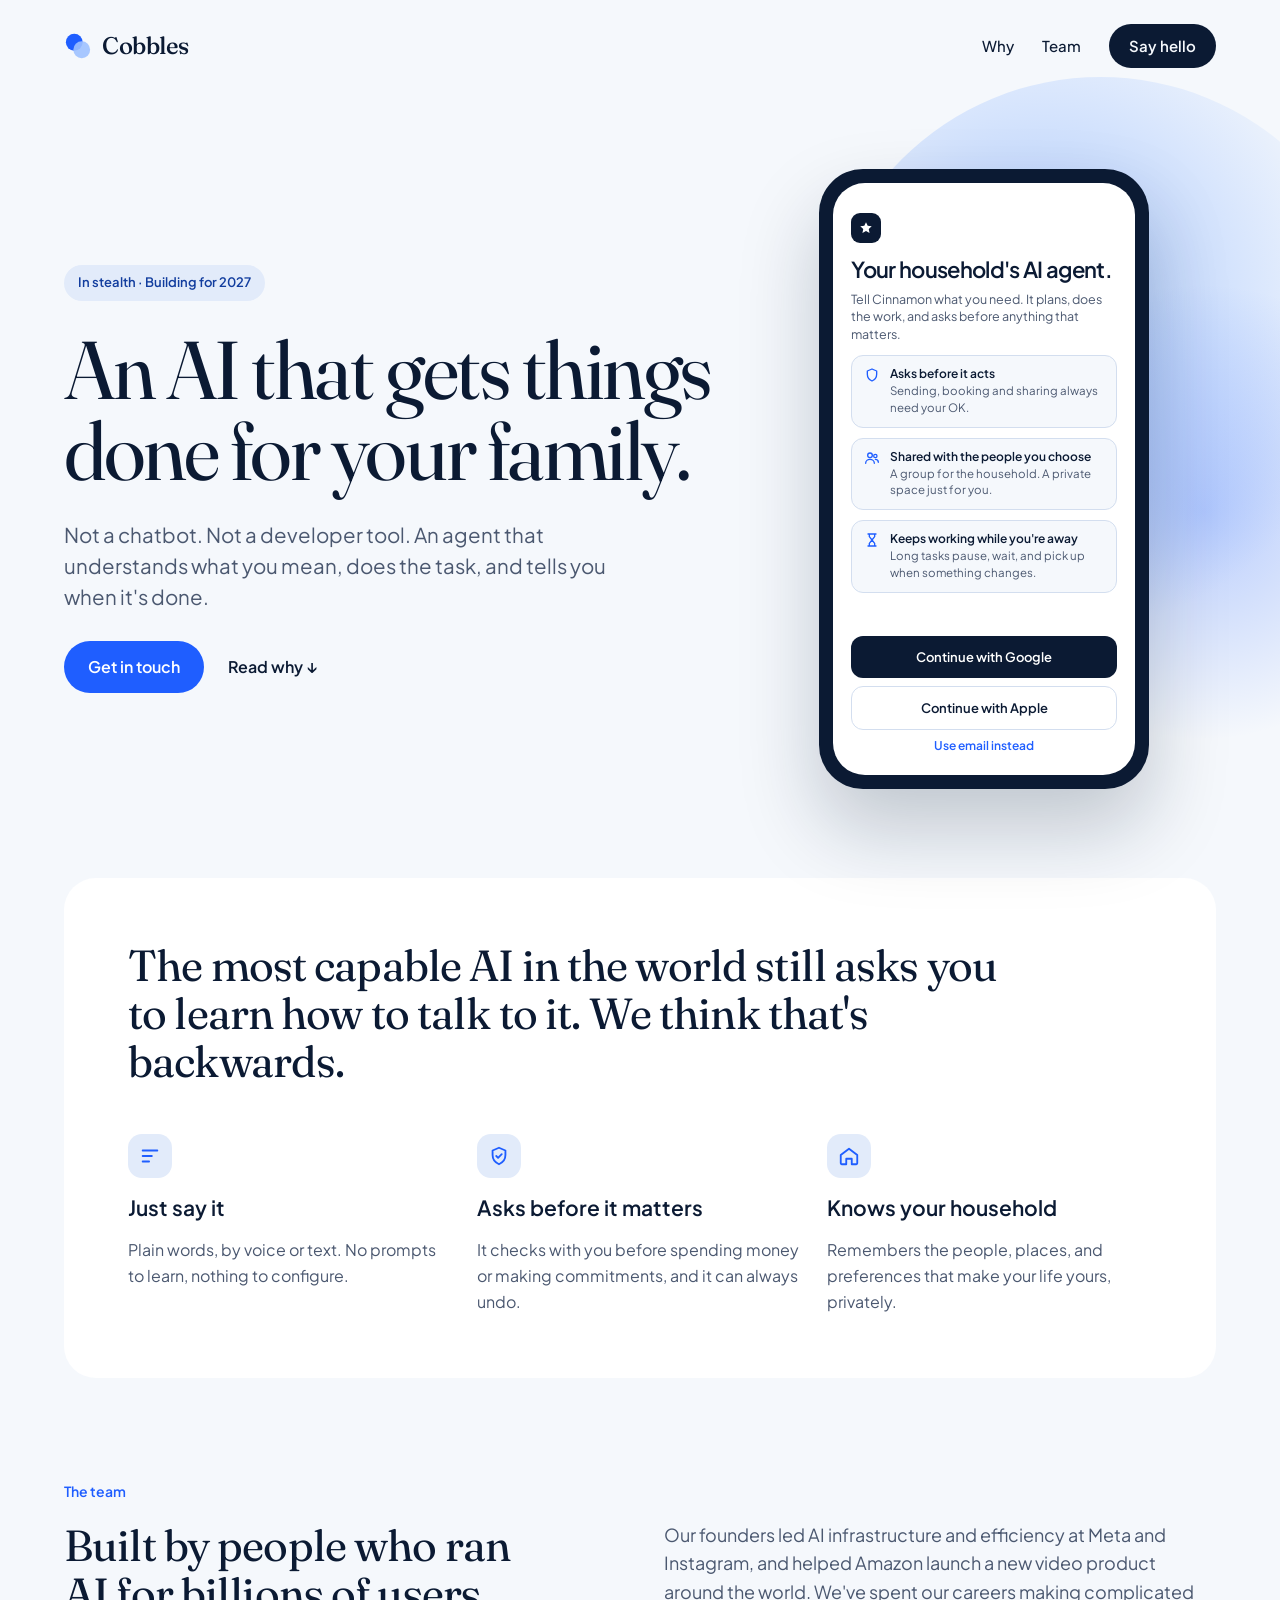
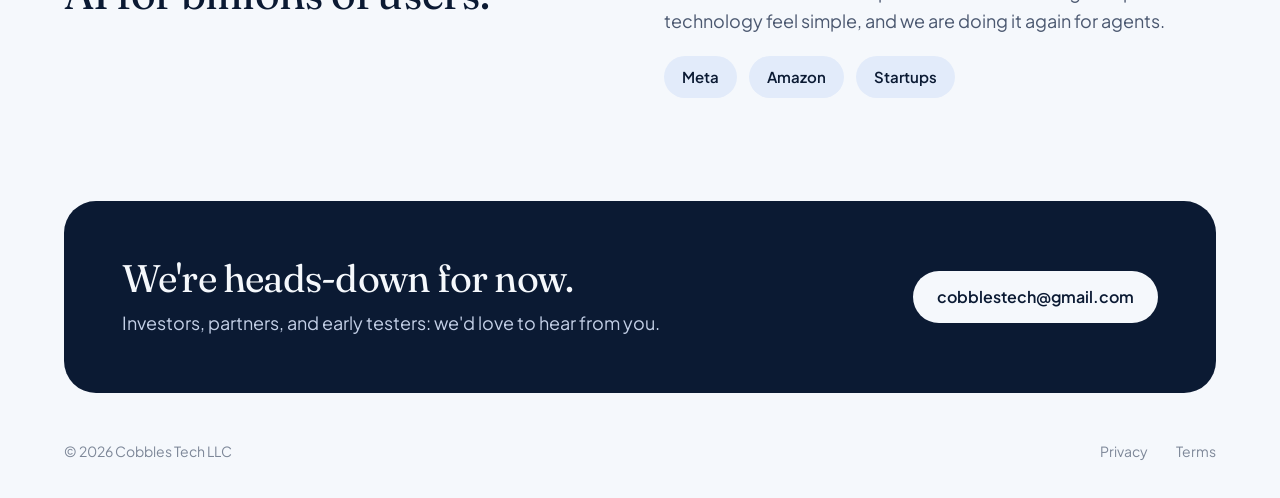
<file: index.html>
<!doctype html>
<html lang="en">
<head>
<meta charset="utf-8">
<meta name="viewport" content="width=device-width, initial-scale=1">
<title>Cobbles Tech — Agentic AI for your household</title>
<meta name="description" content="Cobbles Tech is building an AI agent that gets things done for your family. Not a chatbot, not a developer tool. Founded by leaders from Meta, Instagram, and Amazon.">
<link rel="canonical" href="https://cobblestech.com/">
<meta name="theme-color" content="#f5f8fc">

<meta property="og:type" content="website">
<meta property="og:url" content="https://cobblestech.com/">
<meta property="og:site_name" content="Cobbles Tech">
<meta property="og:title" content="Cobbles Tech — Agentic AI for your household">
<meta property="og:description" content="An AI agent that understands what you mean, does the task, and tells you when it's done. Built by people who ran AI for billions of users.">
<meta property="og:image" content="https://cobblestech.com/og.png">
<meta name="twitter:card" content="summary_large_image">
<meta name="twitter:title" content="Cobbles Tech — Agentic AI for your household">
<meta name="twitter:description" content="An AI agent that understands what you mean, does the task, and tells you when it's done.">
<meta name="twitter:image" content="https://cobblestech.com/og.png">

<link rel="icon" href="data:image/svg+xml,%3Csvg xmlns='http://www.w3.org/2000/svg' viewBox='0 0 30 30'%3E%3Ccircle cx='11' cy='11' r='9' fill='%231f5eff'/%3E%3Ccircle cx='19' cy='19' r='9' fill='%239ec1ff' fill-opacity='.9'/%3E%3C/svg%3E">

<link rel="preconnect" href="https://fonts.googleapis.com">
<link rel="preconnect" href="https://fonts.gstatic.com" crossorigin>
<link href="https://fonts.googleapis.com/css2?family=Fraunces:opsz,wght@9..144,400;9..144,500&family=Plus+Jakarta+Sans:wght@400;500;600&display=swap" rel="stylesheet">

<script type="application/ld+json">
{
  "@context": "https://schema.org",
  "@type": "Organization",
  "name": "Cobbles Tech LLC",
  "url": "https://cobblestech.com/",
  "email": "cobblestech@gmail.com",
  "address": { "@type": "PostalAddress", "addressRegion": "CT", "addressCountry": "US" },
  "description": "Cobbles Tech is building agentic AI for non-technical consumers."
}
</script>

<style>
  :root {
    --bg: #f5f8fc;
    --ink: #0b1a33;
    --accent: #1f5eff;
    --accent-ink: #123d9e;
    --tint: #e2ebfa;
    --sub: #4b5870;
    --foot: #7d8798;
    --border: #d3deef;
    --cta-sub: #c3cfe6;
    --card: #ffffff;
    --serif: 'Fraunces', Georgia, 'Times New Roman', serif;
    --sans: 'Plus Jakarta Sans', system-ui, -apple-system, 'Segoe UI', sans-serif;
    --gutter: clamp(20px, 5vw, 72px);
  }
  * { box-sizing: border-box; }
  html { scroll-behavior: smooth; -webkit-text-size-adjust: 100%; }
  body {
    margin: 0;
    background: var(--bg);
    color: var(--ink);
    font-family: var(--sans);
    font-size: 16px;
    line-height: 1.5;
    -webkit-font-smoothing: antialiased;
    overflow-x: hidden;
  }
  a { color: inherit; text-decoration: none; }
  a:hover { color: var(--accent); }
  h1, h2, h3, p { margin: 0; }
  .serif { font-family: var(--serif); font-weight: 400; letter-spacing: -0.02em; }

  .page { position: relative; overflow: hidden; }

  /* backdrop */
  .blob { position: absolute; border-radius: 50%; pointer-events: none; }
  .blob-1 { right: -8vw; top: 6vw; width: 44vw; height: 44vw; max-width: 620px; max-height: 620px; background: radial-gradient(circle at 40% 40%, rgba(158,193,255,0.85) 0%, rgba(158,193,255,0) 70%); }
  .blob-2 { right: -12vw; top: 22vw; width: 36vw; height: 36vw; max-width: 520px; max-height: 520px; background: radial-gradient(circle at 50% 50%, rgba(31,94,255,0.28) 0%, rgba(31,94,255,0) 70%); }

  .wrap { width: 100%; max-width: 1440px; margin: 0 auto; padding-left: var(--gutter); padding-right: var(--gutter); position: relative; }

  /* nav */
  .nav { display: flex; align-items: center; justify-content: space-between; padding-top: 24px; padding-bottom: 24px; }
  .brand { display: inline-flex; align-items: center; gap: 10px; font-family: var(--serif); font-size: 24px; font-weight: 500; letter-spacing: -0.02em; }
  .brand svg { width: 28px; height: 28px; }
  .nav-links { display: flex; align-items: center; gap: 28px; font-size: 15px; font-weight: 500; }
  .btn { display: inline-flex; align-items: center; justify-content: center; gap: 10px; padding: 14px 24px; border-radius: 999px; font-weight: 600; font-size: 16px; min-height: 48px; transition: transform .15s ease, background .15s ease, color .15s ease; }
  .btn:hover { transform: translateY(-1px); }
  .btn-ink { background: var(--ink); color: var(--bg); }
  .btn-ink:hover { background: #142a52; color: #fff; }
  .btn-accent { background: var(--accent); color: #fff; }
  .btn-accent:hover { background: #164ee0; color: #fff; }
  .btn-light { background: var(--bg); color: var(--ink); }
  .btn-light:hover { background: #fff; color: var(--ink); }
  .btn-sm { padding: 10px 20px; font-size: 15px; min-height: 44px; }
  .btn-text { display: inline-flex; align-items: center; padding: 14px 8px; font-weight: 600; min-height: 48px; }

  /* hero */
  .hero { display: grid; grid-template-columns: minmax(0, 7fr) minmax(0, 5fr); gap: 40px; align-items: center; padding-top: clamp(40px, 6vw, 88px); padding-bottom: clamp(56px, 7vw, 96px); }
  .hero-copy { display: flex; flex-direction: column; gap: 28px; }
  .badge { display: inline-flex; align-self: flex-start; align-items: center; gap: 8px; padding: 8px 14px; border-radius: 999px; background: var(--tint); font-size: 13px; font-weight: 600; color: var(--accent-ink); }
  .hero h1 { font-size: clamp(44px, 6.4vw, 92px); line-height: 1.0; letter-spacing: -0.03em; }
  .hero .lede { font-size: clamp(18px, 1.6vw, 22px); line-height: 1.5; color: var(--sub); max-width: 560px; }
  .hero-actions { display: flex; align-items: center; gap: 16px; flex-wrap: wrap; }

  /* phone */
  .phone-wrap { display: flex; justify-content: center; }
  .phone { width: 330px; max-width: 100%; min-height: 620px; border-radius: 44px; background: var(--ink); padding: 14px; box-shadow: 0 40px 80px rgba(11,26,51,0.22); }
  .screen { width: 100%; min-height: 592px; border-radius: 32px; background: var(--card); padding: 30px 18px 20px; display: flex; flex-direction: column; gap: 10px; font-size: 12px; line-height: 1.4; overflow: hidden; }
  .app-icon { display: inline-flex; width: 30px; height: 30px; border-radius: 9px; background: var(--ink); align-items: center; justify-content: center; margin-bottom: 4px; }
  .screen .title { font-size: 22px; font-weight: 600; letter-spacing: -0.03em; line-height: 1.1; }
  .screen .sub { font-size: 12.5px; color: var(--sub); margin-bottom: 2px; }
  .feat { display: flex; gap: 10px; padding: 10px 12px; border-radius: 12px; background: var(--bg); border: 1px solid var(--border); }
  .feat svg { flex-shrink: 0; margin-top: 1px; }
  .feat b { display: block; font-weight: 600; }
  .feat span { color: var(--sub); font-size: 11.5px; }
  .screen-actions { margin-top: auto; padding-top: 8px; display: flex; flex-direction: column; gap: 8px; align-items: center; }
  .screen-btn { width: 100%; padding: 12px; border-radius: 12px; font-weight: 600; text-align: center; font-size: 13px; }
  .screen-btn.dark { background: var(--ink); color: #fff; }
  .screen-btn.light { background: #fff; border: 1px solid var(--border); }
  .screen-link { color: var(--accent); font-weight: 600; font-size: 12px; }

  /* why */
  .why { margin-left: var(--gutter); margin-right: var(--gutter); max-width: calc(1440px - 2 * var(--gutter)); padding: clamp(40px, 5vw, 80px) clamp(24px, 5vw, 72px); border-radius: 32px; background: var(--card); display: grid; grid-template-columns: repeat(3, minmax(0, 1fr)); gap: 48px 24px; }
  @media (min-width: 1440px) { .why { margin-left: auto; margin-right: auto; } }
  .why h2 { grid-column: 1 / -1; font-size: clamp(30px, 3.4vw, 48px); line-height: 1.1; max-width: 900px; }
  .pillar { display: flex; flex-direction: column; gap: 14px; }
  .icon { display: inline-flex; width: 44px; height: 44px; border-radius: 14px; background: var(--tint); align-items: center; justify-content: center; }
  .pillar h3 { font-size: 21px; font-weight: 600; }
  .pillar p { font-size: 16px; line-height: 1.6; color: var(--sub); }

  /* team */
  .team { display: grid; grid-template-columns: minmax(0, 5fr) minmax(0, 1fr) minmax(0, 6fr); gap: 24px; padding-top: clamp(72px, 8vw, 120px); }
  .team-head { display: flex; flex-direction: column; gap: 20px; }
  .eyebrow { font-size: 14px; font-weight: 600; color: var(--accent); }
  .team h2 { font-size: clamp(30px, 3.4vw, 48px); line-height: 1.1; }
  .team-body { grid-column: 3; display: flex; flex-direction: column; gap: 20px; padding-top: 40px; }
  .team-body p { font-size: 18px; line-height: 1.6; color: var(--sub); }
  .pills { display: flex; gap: 12px; flex-wrap: wrap; }
  .pill { padding: 10px 18px; border-radius: 999px; background: var(--tint); font-size: 15px; font-weight: 600; }

  /* cta */
  .cta { margin: clamp(72px, 8vw, 120px) var(--gutter) 0; max-width: calc(1440px - 2 * var(--gutter)); padding: clamp(36px, 4.5vw, 64px); border-radius: 32px; background: var(--ink); color: var(--bg); display: flex; align-items: center; justify-content: space-between; gap: 32px; flex-wrap: wrap; }
  @media (min-width: 1440px) { .cta { margin-left: auto; margin-right: auto; } }
  .cta h2 { font-size: clamp(30px, 3vw, 42px); line-height: 1.05; }
  .cta p { font-size: 18px; color: var(--cta-sub); margin-top: 10px; }

  /* footer */
  .footer { display: flex; align-items: center; justify-content: space-between; gap: 16px; flex-wrap: wrap; padding-top: 48px; padding-bottom: 36px; font-size: 14px; color: var(--foot); }
  .footer-links { display: flex; gap: 28px; }

  /* responsive */
  @media (max-width: 960px) {
    .hero { grid-template-columns: 1fr; gap: 48px; }
    .why { grid-template-columns: 1fr; gap: 36px; }
    .team { grid-template-columns: 1fr; }
    .team-body { grid-column: 1; padding-top: 0; }
  }
  @media (max-width: 640px) {
    .nav-links a:not(.btn) { display: none; }
    .hero h1 { font-size: clamp(40px, 12vw, 56px); }
    .phone { width: 300px; }
    .cta { text-align: left; }
    .cta .btn { width: 100%; }
    .hero-actions .btn { width: 100%; }
    .footer { flex-direction: column; align-items: flex-start; }
  }
  @media (prefers-reduced-motion: reduce) { html { scroll-behavior: auto; } .btn { transition: none; } }
</style>
</head>
<body>
<div class="page">
  <div class="blob blob-1" aria-hidden="true"></div>
  <div class="blob blob-2" aria-hidden="true"></div>

  <header class="wrap">
    <nav class="nav" aria-label="Primary">
      <a href="#top" class="brand">
        <svg viewBox="0 0 30 30" fill="none" aria-hidden="true"><circle cx="11" cy="11" r="9" fill="#1f5eff"/><circle cx="19" cy="19" r="9" fill="#9ec1ff" fill-opacity="0.9"/></svg>
        Cobbles
      </a>
      <div class="nav-links">
        <a href="#why">Why</a>
        <a href="#team">Team</a>
        <a href="mailto:cobblestech@gmail.com" class="btn btn-ink btn-sm">Say hello</a>
      </div>
    </nav>
  </header>

  <main id="top">
    <section class="wrap hero">
      <div class="hero-copy">
        <span class="badge">In stealth · Building for 2027</span>
        <h1 class="serif">An AI that gets things done for your family.</h1>
        <p class="lede">Not a chatbot. Not a developer tool. An agent that understands what you mean, does the task, and tells you when it's done.</p>
        <div class="hero-actions">
          <a href="mailto:cobblestech@gmail.com" class="btn btn-accent">Get in touch</a>
          <a href="#why" class="btn-text">Read why ↓</a>
        </div>
      </div>

      <div class="phone-wrap" aria-label="Preview of the app's welcome screen">
        <div class="phone">
          <div class="screen">
            <span class="app-icon" aria-hidden="true"><svg width="14" height="14" viewBox="0 0 24 24" fill="#ffffff"><path d="M12 2l2.9 6.3 6.9.8-5.1 4.7 1.4 6.8L12 17.3 5.9 20.6l1.4-6.8L2.2 9.1l6.9-.8z"/></svg></span>
            <span class="title">Your household's AI agent.</span>
            <span class="sub">Tell Cinnamon what you need. It plans, does the work, and asks before anything that matters.</span>
            <div class="feat">
              <svg width="16" height="16" viewBox="0 0 24 24" fill="none" stroke="#1f5eff" stroke-width="2" stroke-linecap="round" stroke-linejoin="round" aria-hidden="true"><path d="M12 3l7 3v5c0 5-3.5 8.5-7 10-3.5-1.5-7-5-7-10V6l7-3z"/></svg>
              <div><b>Asks before it acts</b><span>Sending, booking and sharing always need your OK.</span></div>
            </div>
            <div class="feat">
              <svg width="16" height="16" viewBox="0 0 24 24" fill="none" stroke="#1f5eff" stroke-width="2" stroke-linecap="round" stroke-linejoin="round" aria-hidden="true"><circle cx="9" cy="8" r="3.5"/><path d="M2.5 20c0-3.5 3-6 6.5-6s6.5 2.5 6.5 6"/><circle cx="17" cy="9" r="2.5"/><path d="M17 14c2.8 0 4.5 2 4.5 4.5"/></svg>
              <div><b>Shared with the people you choose</b><span>A group for the household. A private space just for you.</span></div>
            </div>
            <div class="feat">
              <svg width="16" height="16" viewBox="0 0 24 24" fill="none" stroke="#1f5eff" stroke-width="2" stroke-linecap="round" stroke-linejoin="round" aria-hidden="true"><path d="M6 3h12M6 21h12M8 3v4l4 5-4 5v4M16 3v4l-4 5 4 5v4"/></svg>
              <div><b>Keeps working while you're away</b><span>Long tasks pause, wait, and pick up when something changes.</span></div>
            </div>
            <div class="screen-actions" aria-hidden="true">
              <span class="screen-btn dark">Continue with Google</span>
              <span class="screen-btn light">Continue with Apple</span>
              <span class="screen-link">Use email instead</span>
            </div>
          </div>
        </div>
      </div>
    </section>

    <section id="why" class="why">
      <h2 class="serif">The most capable AI in the world still asks you to learn how to talk to it. We think that's backwards.</h2>
      <div class="pillar">
        <span class="icon" aria-hidden="true"><svg width="22" height="22" viewBox="0 0 24 24" fill="none" stroke="#1f5eff" stroke-width="2" stroke-linecap="round" stroke-linejoin="round"><path d="M4 6h16M4 12h10M4 18h7"/></svg></span>
        <h3>Just say it</h3>
        <p>Plain words, by voice or text. No prompts to learn, nothing to configure.</p>
      </div>
      <div class="pillar">
        <span class="icon" aria-hidden="true"><svg width="22" height="22" viewBox="0 0 24 24" fill="none" stroke="#1f5eff" stroke-width="2" stroke-linecap="round" stroke-linejoin="round"><path d="M12 3l7 3v5c0 5-3.5 8.5-7 10-3.5-1.5-7-5-7-10V6l7-3z"/><path d="M9 12l2 2 4-4"/></svg></span>
        <h3>Asks before it matters</h3>
        <p>It checks with you before spending money or making commitments, and it can always undo.</p>
      </div>
      <div class="pillar">
        <span class="icon" aria-hidden="true"><svg width="22" height="22" viewBox="0 0 24 24" fill="none" stroke="#1f5eff" stroke-width="2" stroke-linecap="round" stroke-linejoin="round"><path d="M3 11l9-7 9 7v9a1 1 0 0 1-1 1h-5v-6H9v6H4a1 1 0 0 1-1-1z"/></svg></span>
        <h3>Knows your household</h3>
        <p>Remembers the people, places, and preferences that make your life yours, privately.</p>
      </div>
    </section>

    <section id="team" class="wrap team">
      <div class="team-head">
        <span class="eyebrow">The team</span>
        <h2 class="serif">Built by people who ran AI for billions of users.</h2>
      </div>
      <div class="team-body">
        <p>Our founders led AI infrastructure and efficiency at Meta and Instagram, and helped Amazon launch a new video product around the world. We've spent our careers making complicated technology feel simple, and we are doing it again for agents.</p>
        <div class="pills">
          <span class="pill">Meta</span>
          <span class="pill">Amazon</span>
          <span class="pill">Startups</span>
        </div>
      </div>
    </section>

    <section class="cta" id="contact">
      <div>
        <h2 class="serif">We're heads-down for now.</h2>
        <p>Investors, partners, and early testers: we'd love to hear from you.</p>
      </div>
      <a href="mailto:cobblestech@gmail.com" class="btn btn-light">cobblestech@gmail.com</a>
    </section>
  </main>

  <footer class="wrap footer">
    <span>© 2026 Cobbles Tech LLC</span>
    <div class="footer-links">
      <a href="/privacy">Privacy</a>
      <a href="/terms">Terms</a>
    </div>
  </footer>
</div>
</body>
</html>
</file>
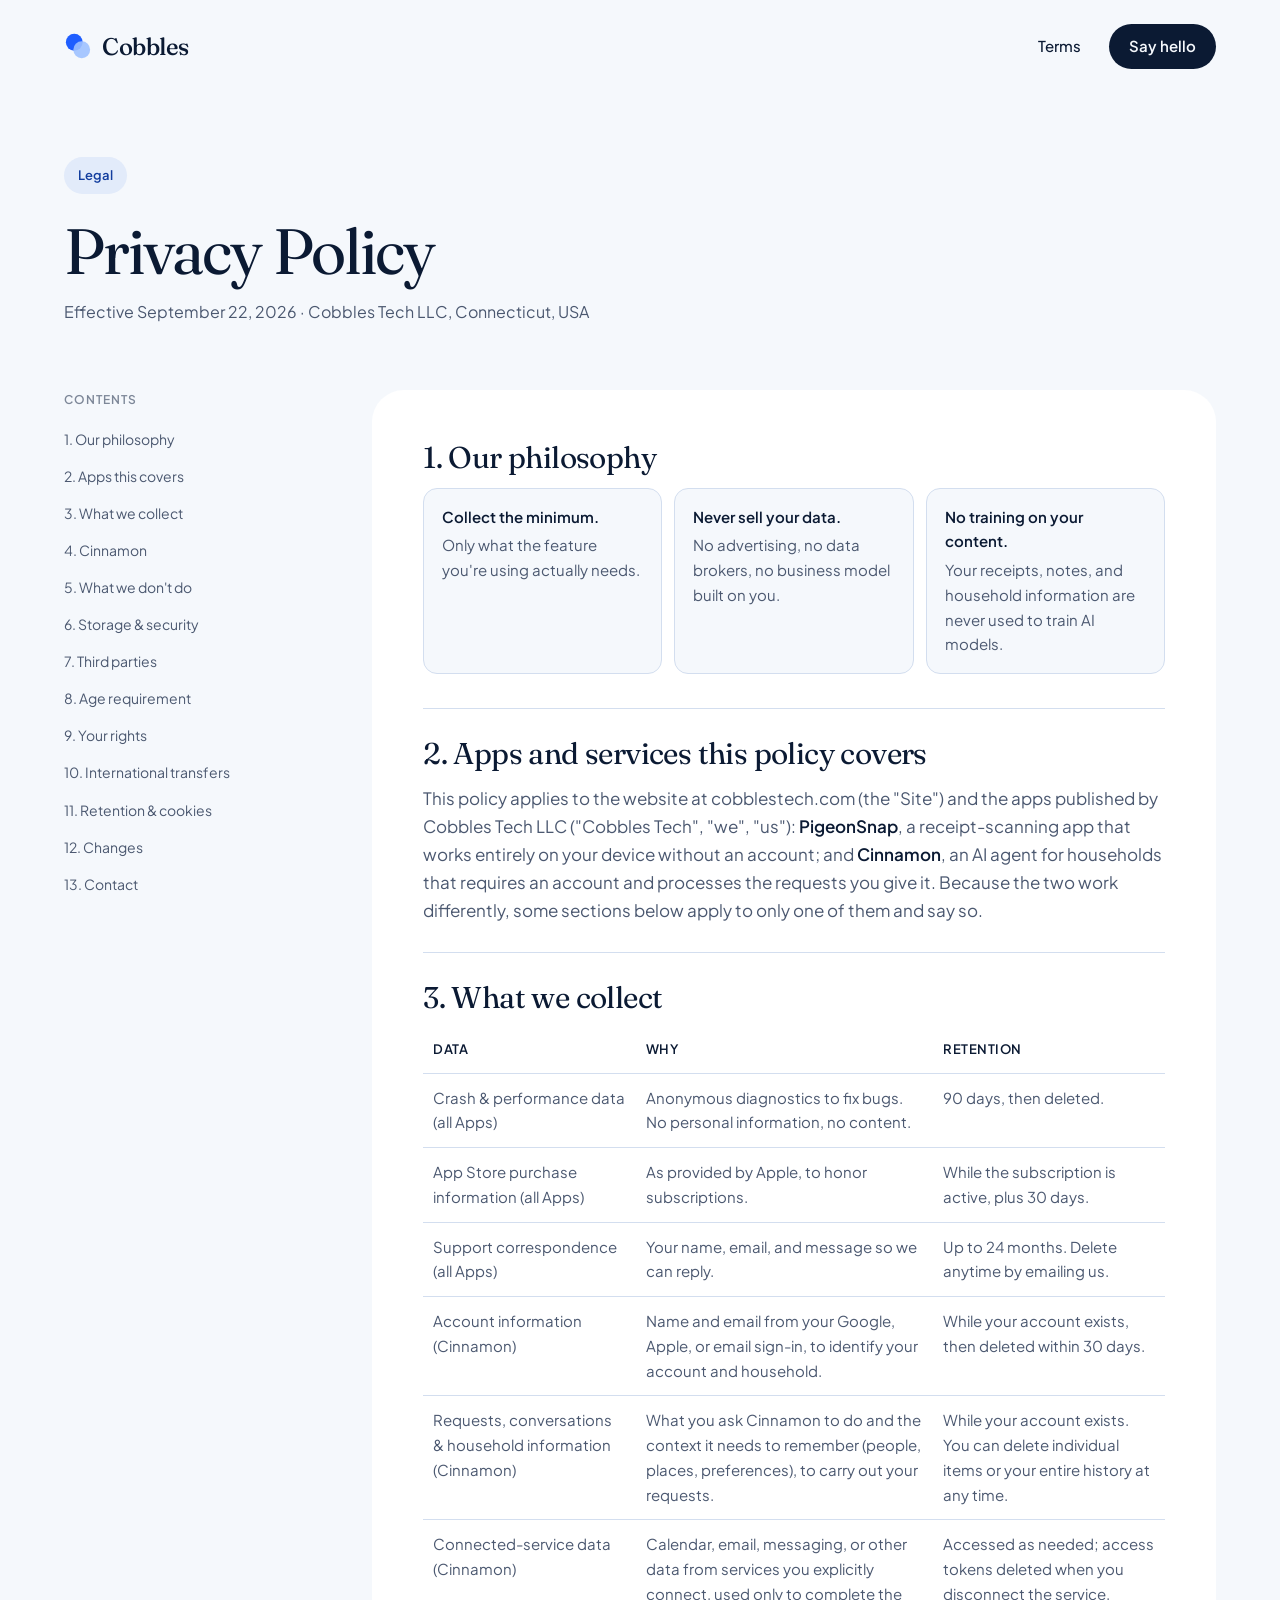
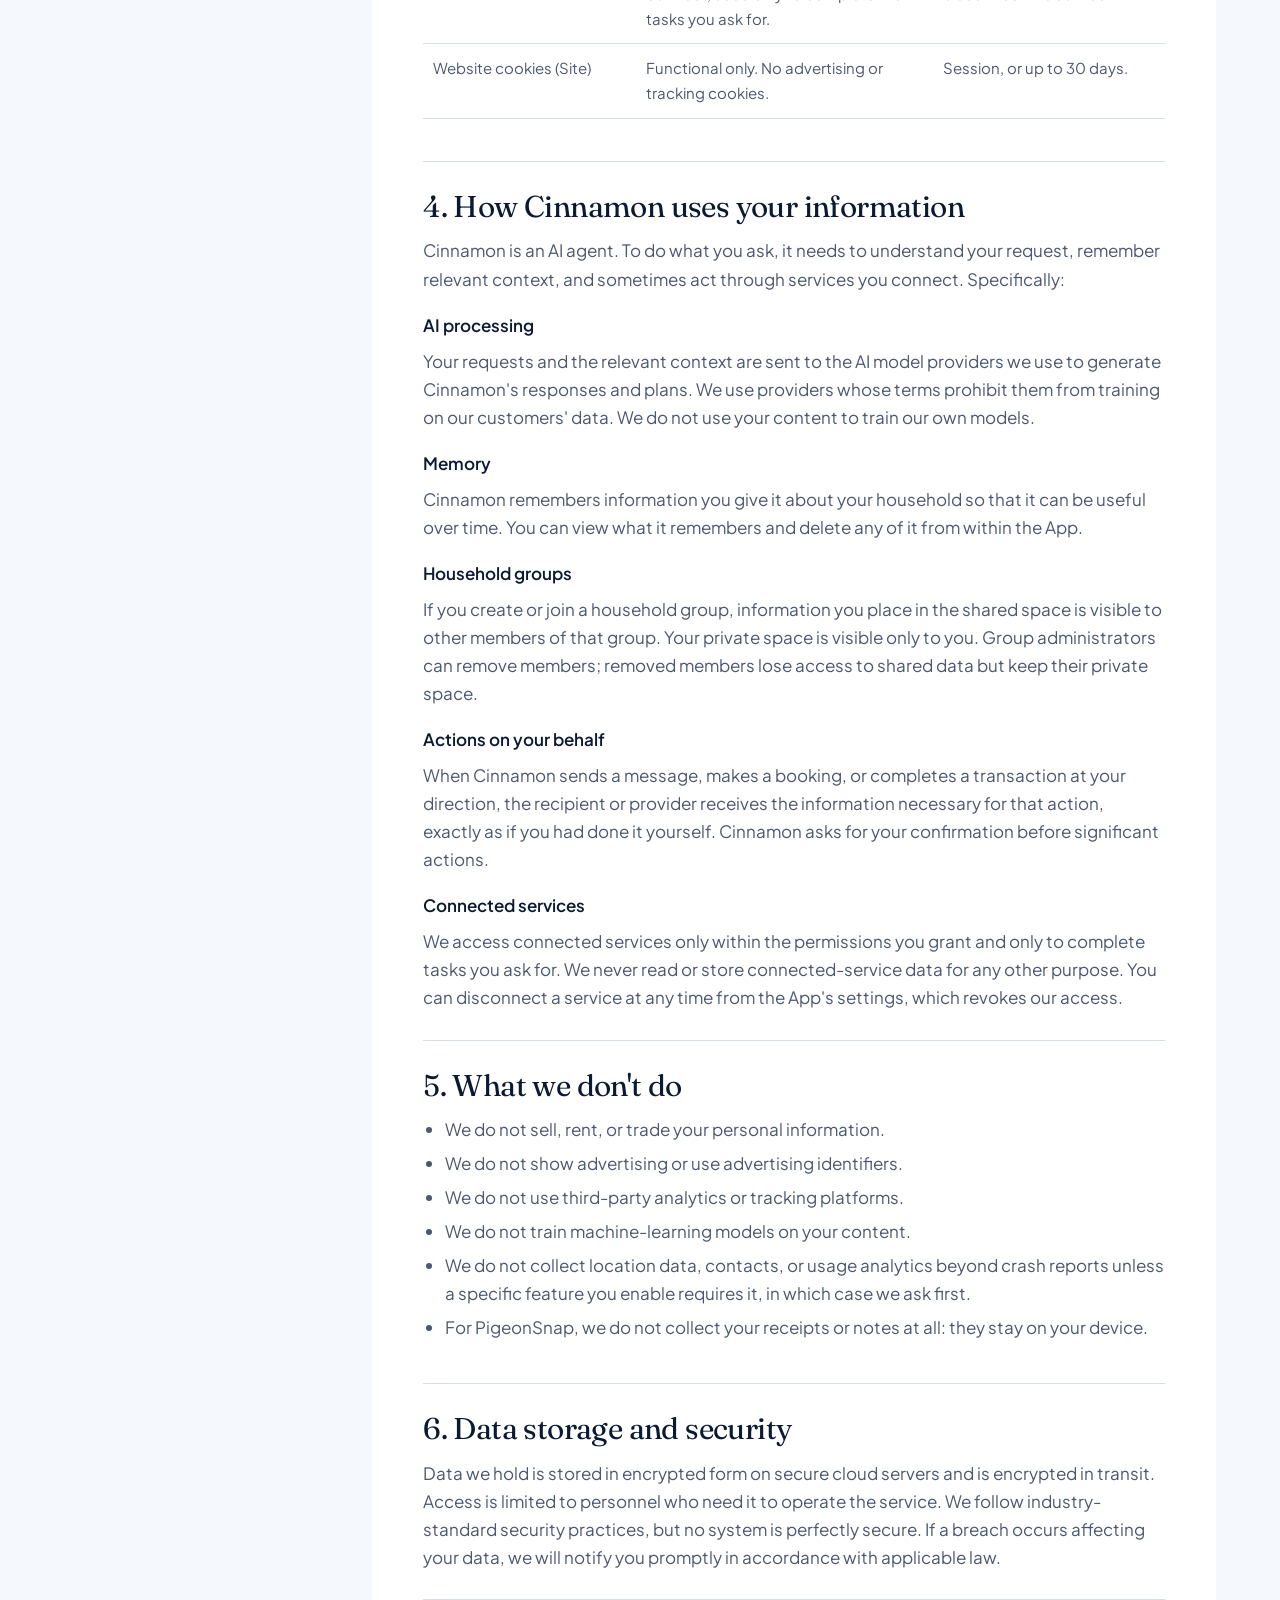
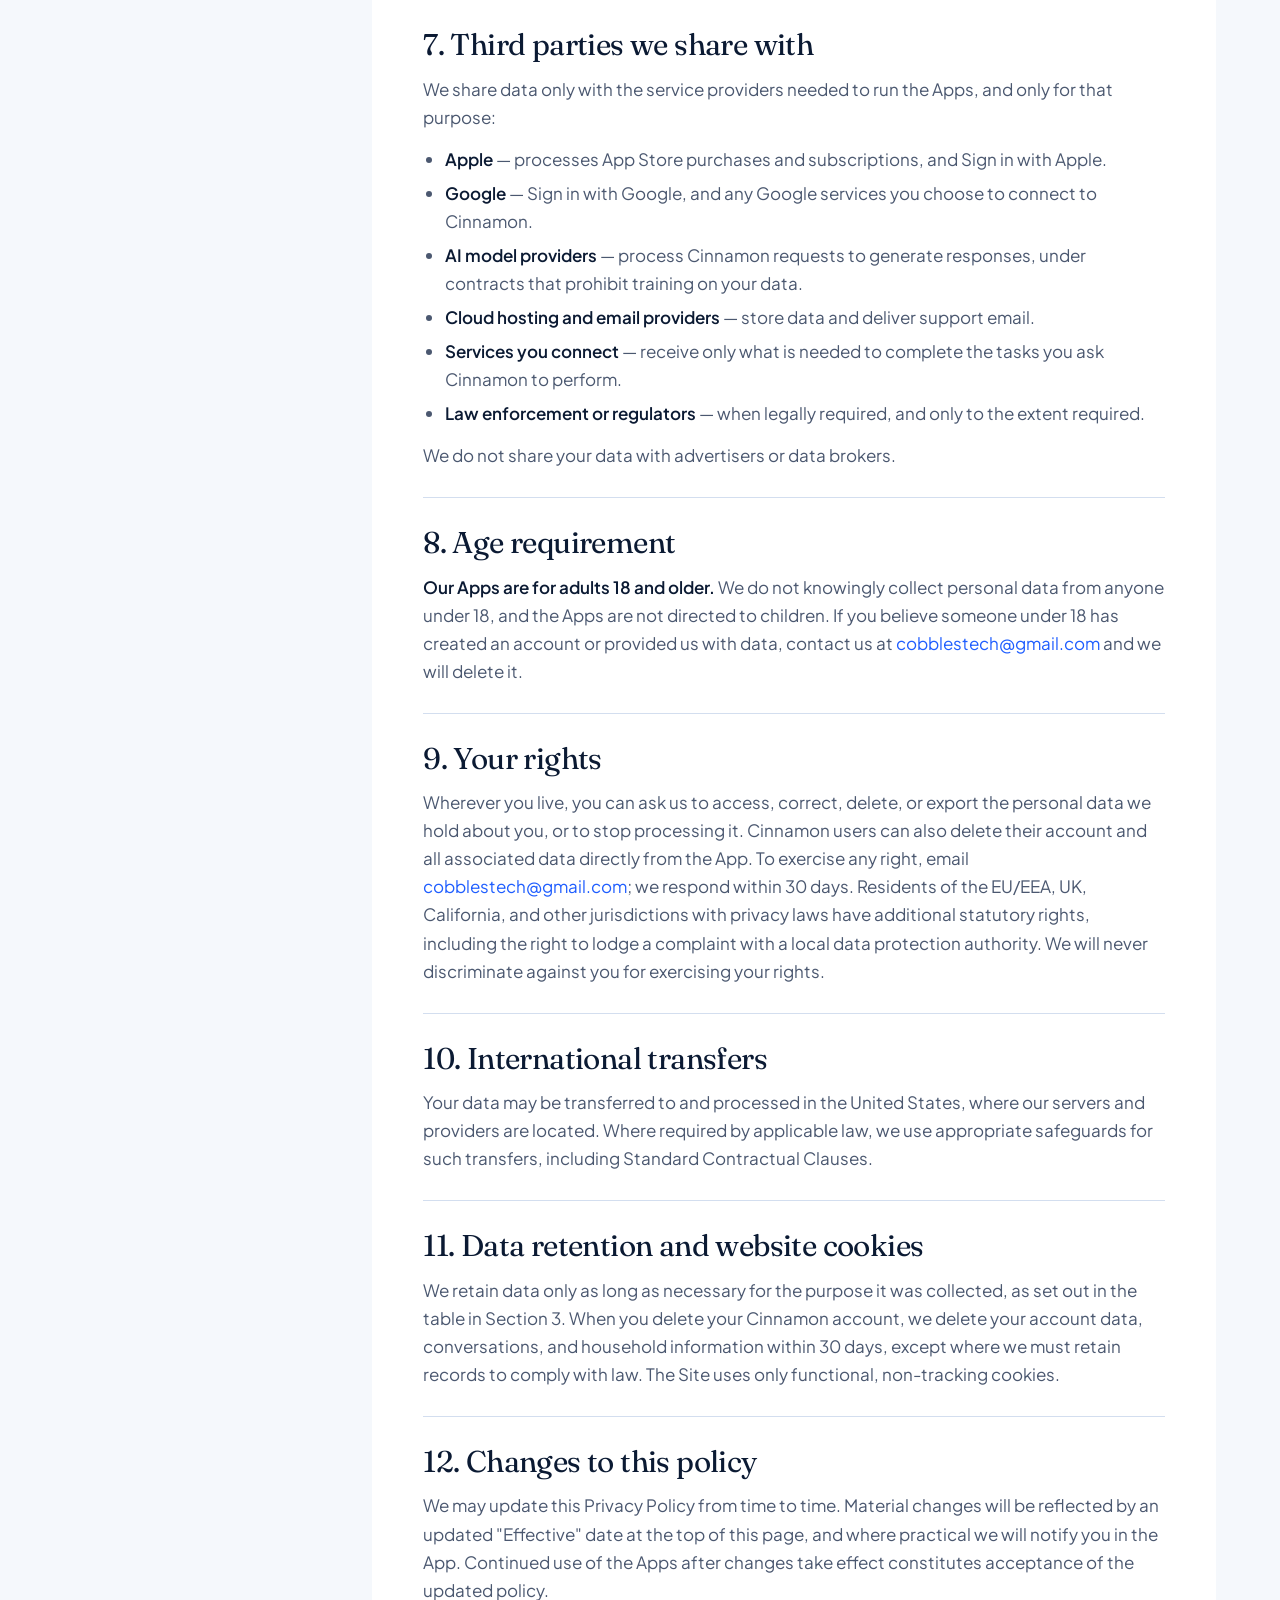
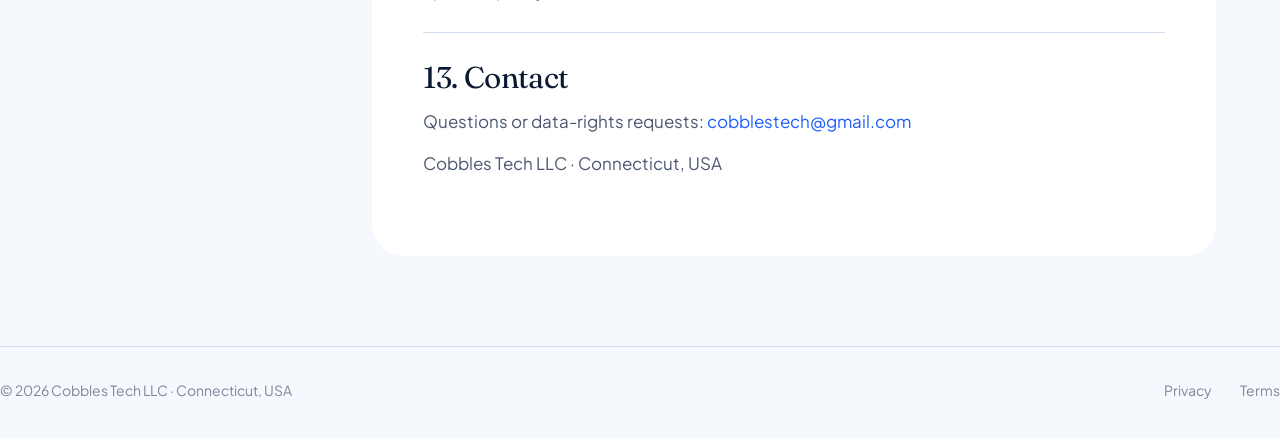
<file: privacy.html>
<!doctype html>
<html lang="en">
<head>
<meta charset="utf-8">
<meta name="viewport" content="width=device-width, initial-scale=1">
<title>Privacy Policy — Cobbles Tech</title>
<meta name="description" content="Privacy Policy for Cobbles Tech LLC apps and website, including PigeonSnap and Cinnamon.">
<link rel="canonical" href="https://cobblestech.com/privacy">
<meta name="robots" content="noindex, follow">
<meta name="theme-color" content="#f5f8fc">
<link rel="icon" href="data:image/svg+xml,%3Csvg xmlns='http://www.w3.org/2000/svg' viewBox='0 0 30 30'%3E%3Ccircle cx='11' cy='11' r='9' fill='%231f5eff'/%3E%3Ccircle cx='19' cy='19' r='9' fill='%239ec1ff' fill-opacity='.9'/%3E%3C/svg%3E">
<link rel="preconnect" href="https://fonts.googleapis.com">
<link rel="preconnect" href="https://fonts.gstatic.com" crossorigin>
<link href="https://fonts.googleapis.com/css2?family=Fraunces:opsz,wght@9..144,400;9..144,500&family=Plus+Jakarta+Sans:wght@400;500;600&display=swap" rel="stylesheet">
<style>
  :root{--bg:#f5f8fc;--ink:#0b1a33;--accent:#1f5eff;--accent-ink:#123d9e;--tint:#e2ebfa;--sub:#4b5870;--foot:#7d8798;--border:#d3deef;--card:#fff;--serif:'Fraunces',Georgia,serif;--sans:'Plus Jakarta Sans',system-ui,-apple-system,'Segoe UI',sans-serif;--gutter:clamp(20px,5vw,72px)}
  *{box-sizing:border-box}
  html{scroll-behavior:smooth;-webkit-text-size-adjust:100%}
  body{margin:0;background:var(--bg);color:var(--ink);font-family:var(--sans);font-size:17px;line-height:1.65;-webkit-font-smoothing:antialiased}
  a{color:var(--accent);text-decoration:none}a:hover{text-decoration:underline;text-underline-offset:3px}
  .wrap{width:100%;max-width:1440px;margin:0 auto;padding-left:var(--gutter);padding-right:var(--gutter)}
  .nav{display:flex;align-items:center;justify-content:space-between;padding:24px 0}
  .brand{display:inline-flex;align-items:center;gap:10px;font-family:var(--serif);font-size:24px;font-weight:500;letter-spacing:-.02em;color:var(--ink)}
  .brand:hover{text-decoration:none;color:var(--accent)}
  .brand svg{width:28px;height:28px}
  .nav-links{display:flex;align-items:center;gap:28px;font-size:15px;font-weight:500}
  .nav-links a{color:var(--ink)}.nav-links a:hover{color:var(--accent);text-decoration:none}
  .btn{display:inline-flex;align-items:center;justify-content:center;padding:10px 20px;border-radius:999px;font-weight:600;font-size:15px;min-height:44px;background:var(--ink);color:var(--bg)!important}
  .btn:hover{background:#142a52;text-decoration:none}
  .head{padding:clamp(32px,5vw,72px) 0 clamp(28px,4vw,48px);max-width:800px}
  .eyebrow{display:inline-flex;padding:8px 14px;border-radius:999px;background:var(--tint);font-size:13px;font-weight:600;color:var(--accent-ink);margin-bottom:24px}
  h1{margin:0 0 16px;font-family:var(--serif);font-weight:400;font-size:clamp(40px,5vw,64px);line-height:1.02;letter-spacing:-.03em}
  .meta{color:var(--sub);font-size:16px}
  .layout{display:grid;grid-template-columns:260px minmax(0,1fr);gap:48px;align-items:start;padding-bottom:clamp(56px,7vw,96px)}
  .toc{position:sticky;top:24px;display:flex;flex-direction:column;gap:6px;font-size:14px}
  .toc span{font-size:12px;font-weight:600;letter-spacing:.08em;text-transform:uppercase;color:var(--foot);margin-bottom:8px}
  .toc a{color:var(--sub);padding:4px 0}.toc a:hover{color:var(--accent);text-decoration:none}
  .doc{background:var(--card);border-radius:32px;padding:clamp(28px,4vw,64px);max-width:880px}
  .doc h2{margin:0 0 12px;font-family:var(--serif);font-weight:400;font-size:clamp(24px,2.4vw,30px);line-height:1.15;letter-spacing:-.02em;scroll-margin-top:24px}
  .doc h3{margin:18px 0 8px;font-size:17px;font-weight:600}
  .doc section{padding:28px 0;border-top:1px solid var(--border)}
  .doc section:first-of-type{padding-top:0;border-top:0}
  .doc p{margin:0 0 14px;color:var(--sub)}.doc p:last-child{margin-bottom:0}
  .doc ul{margin:0 0 14px;padding-left:22px;color:var(--sub)}.doc li{margin-bottom:6px}
  .doc strong{color:var(--ink);font-weight:600}
  .principles{display:grid;grid-template-columns:repeat(3,minmax(0,1fr));gap:12px;margin:0 0 6px}
  .principle{padding:16px 18px;border-radius:14px;background:var(--bg);border:1px solid var(--border);font-size:15px;color:var(--sub)}
  .principle strong{display:block;margin-bottom:4px}
  table{width:100%;border-collapse:collapse;font-size:15px;margin:0 0 14px}
  th,td{text-align:left;vertical-align:top;padding:12px 10px;border-bottom:1px solid var(--border);color:var(--sub)}
  th{font-weight:600;color:var(--ink);font-size:13px;letter-spacing:.04em;text-transform:uppercase}
  .footer{display:flex;align-items:center;justify-content:space-between;gap:16px;flex-wrap:wrap;padding:32px 0 36px;font-size:14px;color:var(--foot);border-top:1px solid var(--border)}
  .footer a{color:var(--foot)}.footer-links{display:flex;gap:28px}
  @media (max-width:900px){.layout{grid-template-columns:1fr}.toc{display:none}.principles{grid-template-columns:1fr}}
  @media (max-width:640px){.nav-links a:not(.btn){display:none}.footer{flex-direction:column;align-items:flex-start}table,thead,tbody,tr,th,td{display:block}thead{display:none}td{border:0;padding:4px 0}tr{padding:12px 0;border-bottom:1px solid var(--border)}td:first-child{font-weight:600;color:var(--ink)}}
</style>
</head>
<body>
<header class="wrap">
  <nav class="nav" aria-label="Primary">
    <a href="/" class="brand"><svg viewBox="0 0 30 30" fill="none" aria-hidden="true"><circle cx="11" cy="11" r="9" fill="#1f5eff"/><circle cx="19" cy="19" r="9" fill="#9ec1ff" fill-opacity="0.9"/></svg>Cobbles</a>
    <div class="nav-links"><a href="/terms">Terms</a><a href="mailto:cobblestech@gmail.com" class="btn">Say hello</a></div>
  </nav>
</header>

<main class="wrap">
  <div class="head">
    <span class="eyebrow">Legal</span>
    <h1>Privacy Policy</h1>
    <p class="meta">Effective September 22, 2026 · Cobbles Tech LLC, Connecticut, USA</p>
  </div>

  <div class="layout">
    <nav class="toc" aria-label="Sections">
      <span>Contents</span>
      <a href="#philosophy">1. Our philosophy</a><a href="#scope">2. Apps this covers</a><a href="#collect">3. What we collect</a><a href="#cinnamon">4. Cinnamon</a><a href="#not">5. What we don't do</a><a href="#security">6. Storage &amp; security</a><a href="#third">7. Third parties</a><a href="#age">8. Age requirement</a><a href="#rights">9. Your rights</a><a href="#transfers">10. International transfers</a><a href="#retention">11. Retention &amp; cookies</a><a href="#changes">12. Changes</a><a href="#contact">13. Contact</a>
    </nav>

    <article class="doc">
      <section id="philosophy">
        <h2>1. Our philosophy</h2>
        <div class="principles">
          <div class="principle"><strong>Collect the minimum.</strong>Only what the feature you're using actually needs.</div>
          <div class="principle"><strong>Never sell your data.</strong>No advertising, no data brokers, no business model built on you.</div>
          <div class="principle"><strong>No training on your content.</strong>Your receipts, notes, and household information are never used to train AI models.</div>
        </div>
      </section>

      <section id="scope">
        <h2>2. Apps and services this policy covers</h2>
        <p>This policy applies to the website at cobblestech.com (the "Site") and the apps published by Cobbles Tech LLC ("Cobbles Tech", "we", "us"): <strong>PigeonSnap</strong>, a receipt-scanning app that works entirely on your device without an account; and <strong>Cinnamon</strong>, an AI agent for households that requires an account and processes the requests you give it. Because the two work differently, some sections below apply to only one of them and say so.</p>
      </section>

      <section id="collect">
        <h2>3. What we collect</h2>
        <table>
          <thead><tr><th>Data</th><th>Why</th><th>Retention</th></tr></thead>
          <tbody>
            <tr><td>Crash &amp; performance data (all Apps)</td><td>Anonymous diagnostics to fix bugs. No personal information, no content.</td><td>90 days, then deleted.</td></tr>
            <tr><td>App Store purchase information (all Apps)</td><td>As provided by Apple, to honor subscriptions.</td><td>While the subscription is active, plus 30 days.</td></tr>
            <tr><td>Support correspondence (all Apps)</td><td>Your name, email, and message so we can reply.</td><td>Up to 24 months. Delete anytime by emailing us.</td></tr>
            <tr><td>Account information (Cinnamon)</td><td>Name and email from your Google, Apple, or email sign-in, to identify your account and household.</td><td>While your account exists, then deleted within 30 days.</td></tr>
            <tr><td>Requests, conversations &amp; household information (Cinnamon)</td><td>What you ask Cinnamon to do and the context it needs to remember (people, places, preferences), to carry out your requests.</td><td>While your account exists. You can delete individual items or your entire history at any time.</td></tr>
            <tr><td>Connected-service data (Cinnamon)</td><td>Calendar, email, messaging, or other data from services you explicitly connect, used only to complete the tasks you ask for.</td><td>Accessed as needed; access tokens deleted when you disconnect the service.</td></tr>
            <tr><td>Website cookies (Site)</td><td>Functional only. No advertising or tracking cookies.</td><td>Session, or up to 30 days.</td></tr>
          </tbody>
        </table>
      </section>

      <section id="cinnamon">
        <h2>4. How Cinnamon uses your information</h2>
        <p>Cinnamon is an AI agent. To do what you ask, it needs to understand your request, remember relevant context, and sometimes act through services you connect. Specifically:</p>
        <h3>AI processing</h3>
        <p>Your requests and the relevant context are sent to the AI model providers we use to generate Cinnamon's responses and plans. We use providers whose terms prohibit them from training on our customers' data. We do not use your content to train our own models.</p>
        <h3>Memory</h3>
        <p>Cinnamon remembers information you give it about your household so that it can be useful over time. You can view what it remembers and delete any of it from within the App.</p>
        <h3>Household groups</h3>
        <p>If you create or join a household group, information you place in the shared space is visible to other members of that group. Your private space is visible only to you. Group administrators can remove members; removed members lose access to shared data but keep their private space.</p>
        <h3>Actions on your behalf</h3>
        <p>When Cinnamon sends a message, makes a booking, or completes a transaction at your direction, the recipient or provider receives the information necessary for that action, exactly as if you had done it yourself. Cinnamon asks for your confirmation before significant actions.</p>
        <h3>Connected services</h3>
        <p>We access connected services only within the permissions you grant and only to complete tasks you ask for. We never read or store connected-service data for any other purpose. You can disconnect a service at any time from the App's settings, which revokes our access.</p>
      </section>

      <section id="not">
        <h2>5. What we don't do</h2>
        <ul>
          <li>We do not sell, rent, or trade your personal information.</li>
          <li>We do not show advertising or use advertising identifiers.</li>
          <li>We do not use third-party analytics or tracking platforms.</li>
          <li>We do not train machine-learning models on your content.</li>
          <li>We do not collect location data, contacts, or usage analytics beyond crash reports unless a specific feature you enable requires it, in which case we ask first.</li>
          <li>For PigeonSnap, we do not collect your receipts or notes at all: they stay on your device.</li>
        </ul>
      </section>

      <section id="security">
        <h2>6. Data storage and security</h2>
        <p>Data we hold is stored in encrypted form on secure cloud servers and is encrypted in transit. Access is limited to personnel who need it to operate the service. We follow industry-standard security practices, but no system is perfectly secure. If a breach occurs affecting your data, we will notify you promptly in accordance with applicable law.</p>
      </section>

      <section id="third">
        <h2>7. Third parties we share with</h2>
        <p>We share data only with the service providers needed to run the Apps, and only for that purpose:</p>
        <ul>
          <li><strong>Apple</strong> — processes App Store purchases and subscriptions, and Sign in with Apple.</li>
          <li><strong>Google</strong> — Sign in with Google, and any Google services you choose to connect to Cinnamon.</li>
          <li><strong>AI model providers</strong> — process Cinnamon requests to generate responses, under contracts that prohibit training on your data.</li>
          <li><strong>Cloud hosting and email providers</strong> — store data and deliver support email.</li>
          <li><strong>Services you connect</strong> — receive only what is needed to complete the tasks you ask Cinnamon to perform.</li>
          <li><strong>Law enforcement or regulators</strong> — when legally required, and only to the extent required.</li>
        </ul>
        <p>We do not share your data with advertisers or data brokers.</p>
      </section>

      <section id="age">
        <h2>8. Age requirement</h2>
        <p><strong>Our Apps are for adults 18 and older.</strong> We do not knowingly collect personal data from anyone under 18, and the Apps are not directed to children. If you believe someone under 18 has created an account or provided us with data, contact us at <a href="mailto:cobblestech@gmail.com">cobblestech@gmail.com</a> and we will delete it.</p>
      </section>

      <section id="rights">
        <h2>9. Your rights</h2>
        <p>Wherever you live, you can ask us to access, correct, delete, or export the personal data we hold about you, or to stop processing it. Cinnamon users can also delete their account and all associated data directly from the App. To exercise any right, email <a href="mailto:cobblestech@gmail.com">cobblestech@gmail.com</a>; we respond within 30 days. Residents of the EU/EEA, UK, California, and other jurisdictions with privacy laws have additional statutory rights, including the right to lodge a complaint with a local data protection authority. We will never discriminate against you for exercising your rights.</p>
      </section>

      <section id="transfers">
        <h2>10. International transfers</h2>
        <p>Your data may be transferred to and processed in the United States, where our servers and providers are located. Where required by applicable law, we use appropriate safeguards for such transfers, including Standard Contractual Clauses.</p>
      </section>

      <section id="retention">
        <h2>11. Data retention and website cookies</h2>
        <p>We retain data only as long as necessary for the purpose it was collected, as set out in the table in Section 3. When you delete your Cinnamon account, we delete your account data, conversations, and household information within 30 days, except where we must retain records to comply with law. The Site uses only functional, non-tracking cookies.</p>
      </section>

      <section id="changes">
        <h2>12. Changes to this policy</h2>
        <p>We may update this Privacy Policy from time to time. Material changes will be reflected by an updated "Effective" date at the top of this page, and where practical we will notify you in the App. Continued use of the Apps after changes take effect constitutes acceptance of the updated policy.</p>
      </section>

      <section id="contact">
        <h2>13. Contact</h2>
        <p>Questions or data-rights requests: <a href="mailto:cobblestech@gmail.com">cobblestech@gmail.com</a></p>
        <p>Cobbles Tech LLC · Connecticut, USA</p>
      </section>
    </article>
  </div>
</main>

<footer class="wrap footer">
  <span>© 2026 Cobbles Tech LLC · Connecticut, USA</span>
  <div class="footer-links"><a href="/privacy">Privacy</a><a href="/terms">Terms</a></div>
</footer>
</body>
</html>
</file>
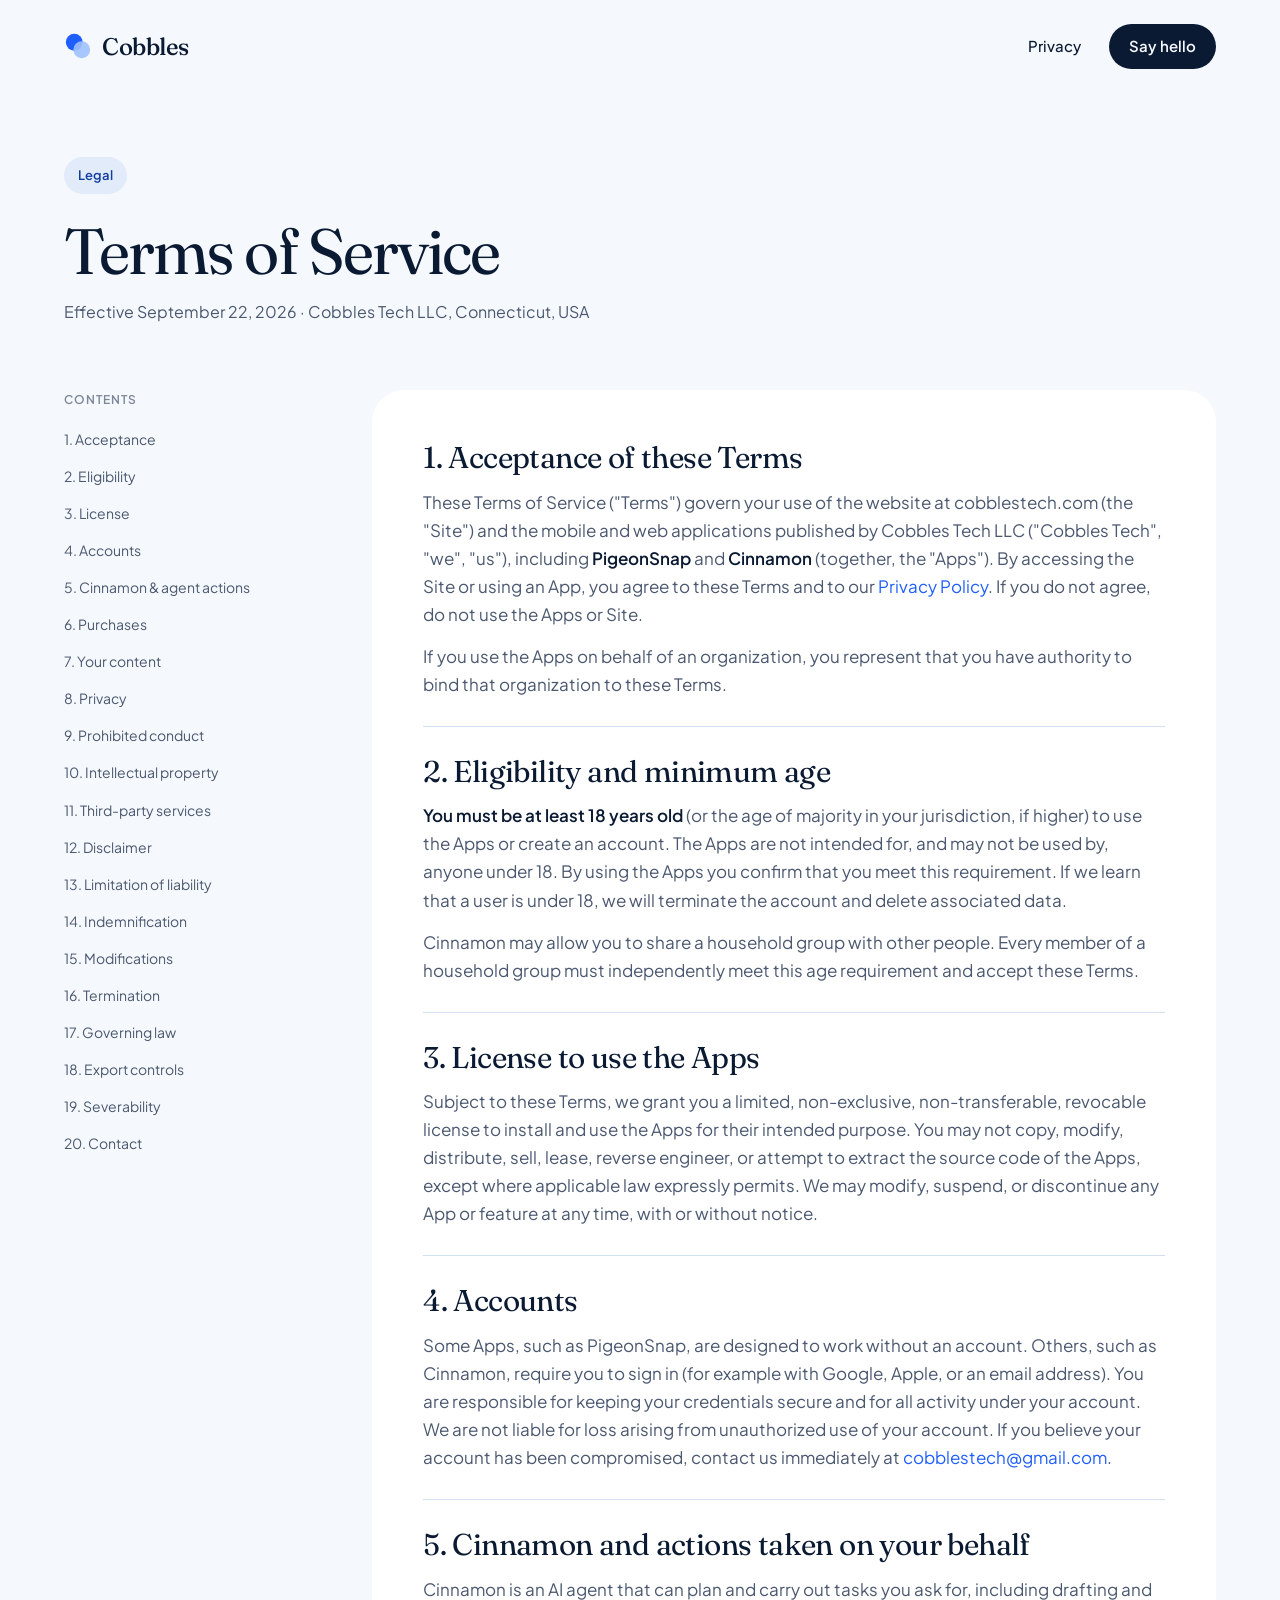
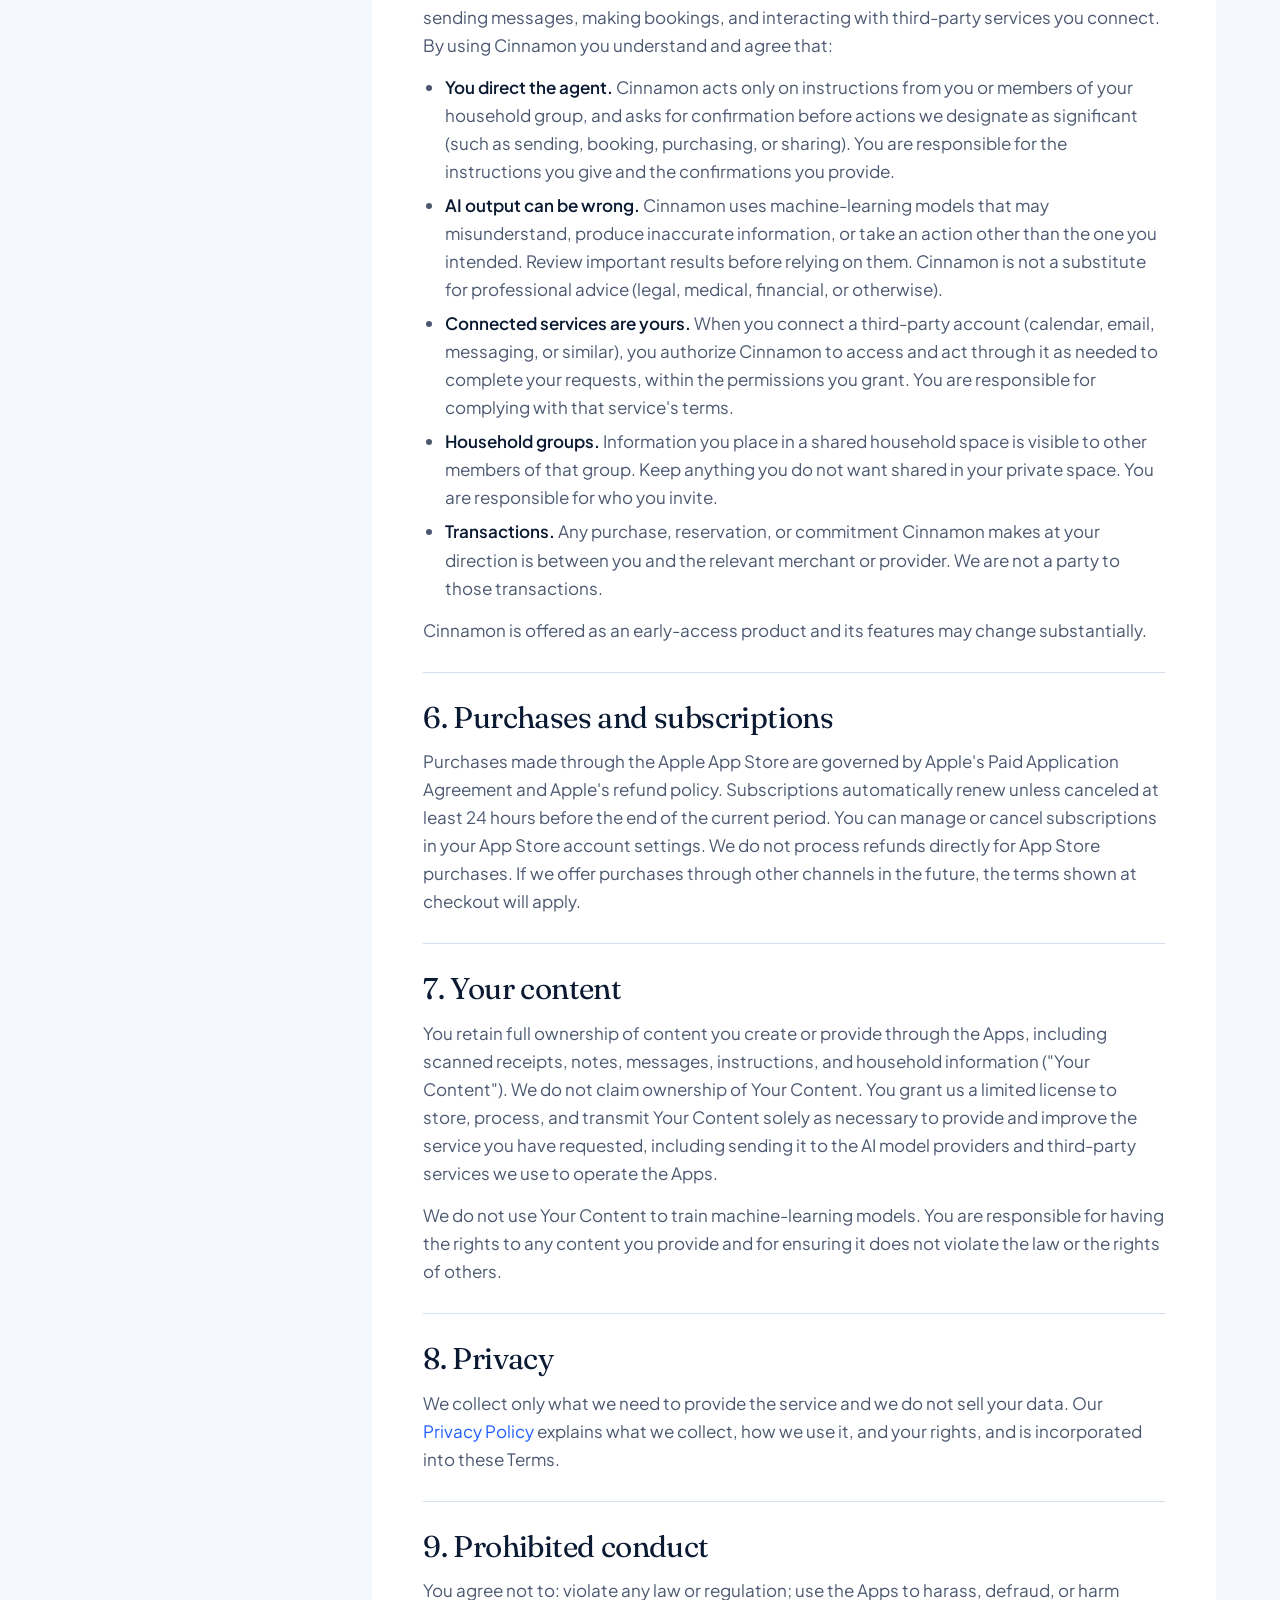
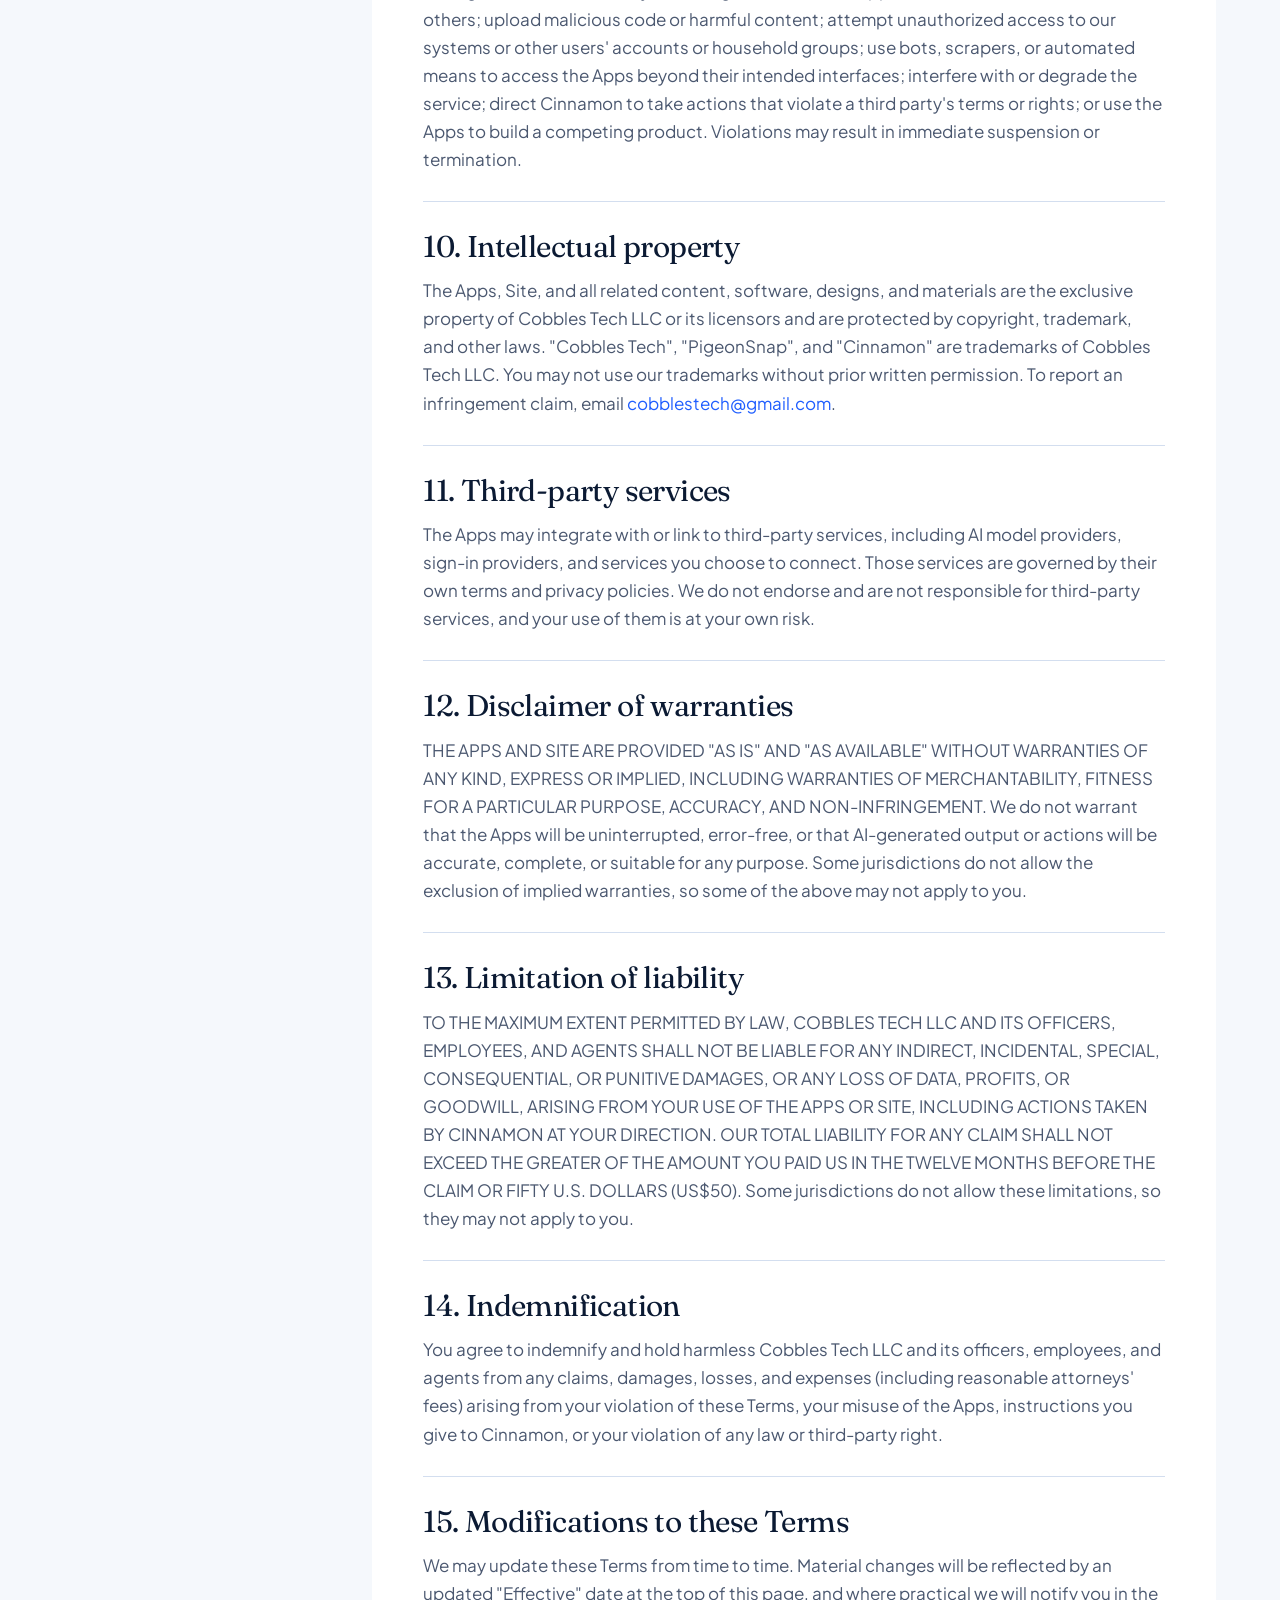
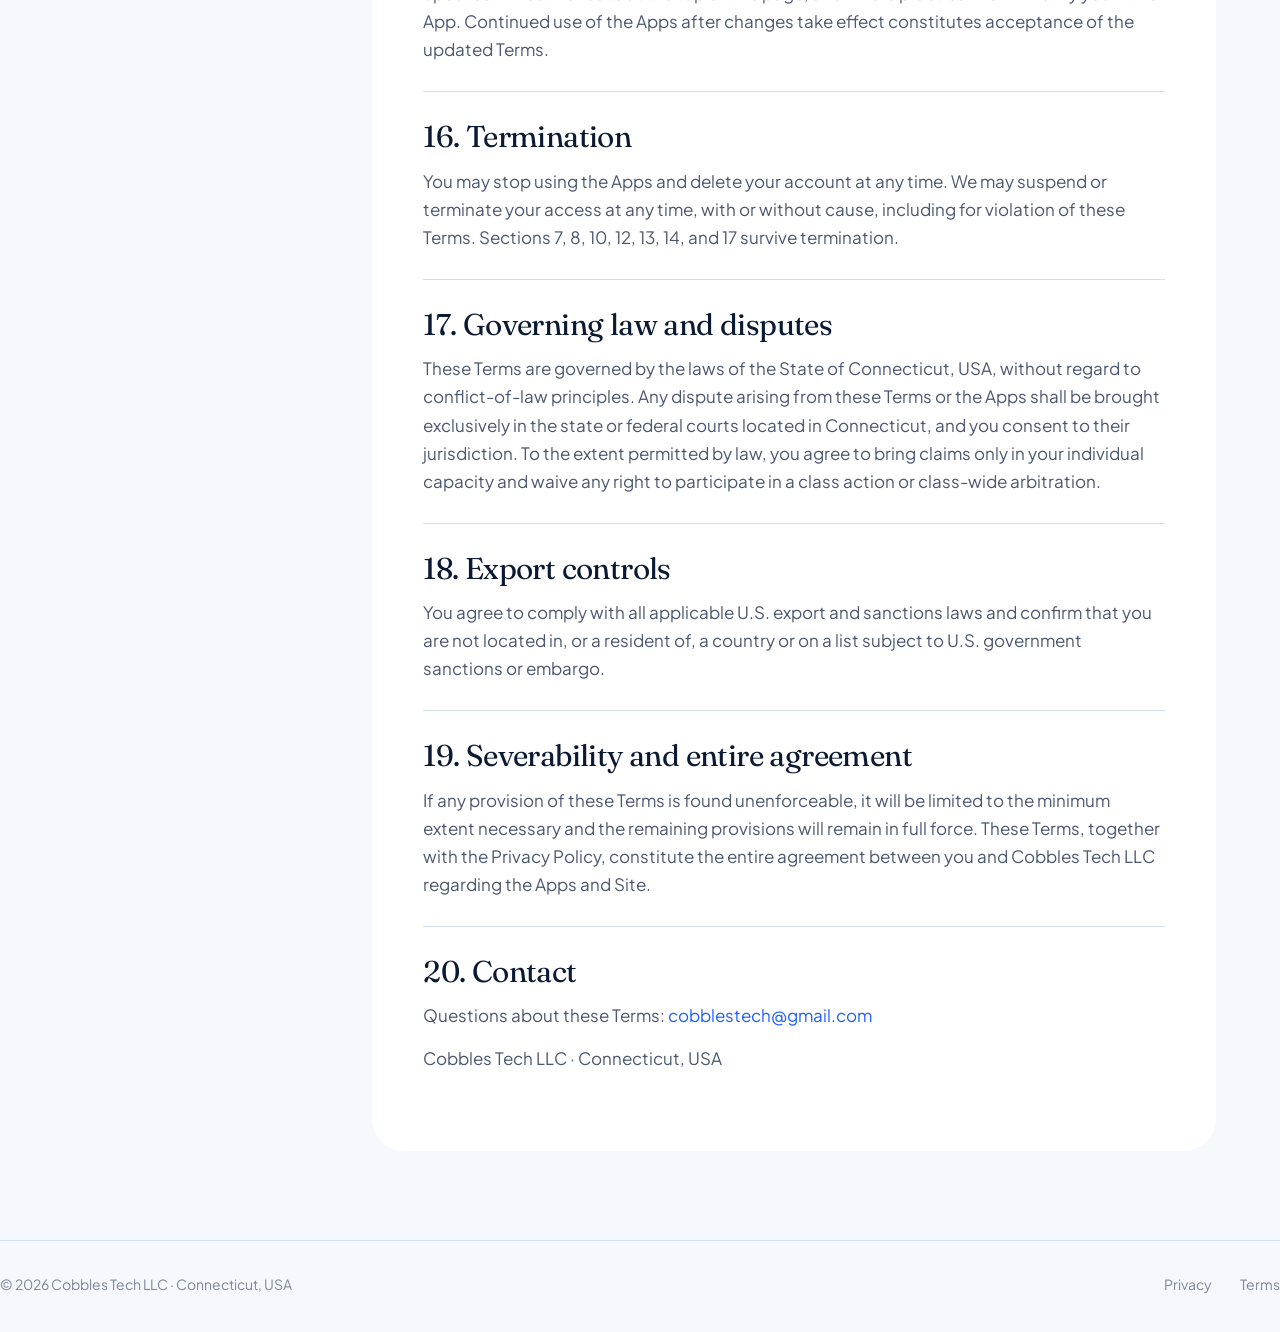
<file: terms.html>
<!doctype html>
<html lang="en">
<head>
<meta charset="utf-8">
<meta name="viewport" content="width=device-width, initial-scale=1">
<title>Terms of Service — Cobbles Tech</title>
<meta name="description" content="Terms of Service for Cobbles Tech LLC apps and website, including PigeonSnap and Cinnamon.">
<link rel="canonical" href="https://cobblestech.com/terms">
<meta name="robots" content="noindex, follow">
<meta name="theme-color" content="#f5f8fc">
<link rel="icon" href="data:image/svg+xml,%3Csvg xmlns='http://www.w3.org/2000/svg' viewBox='0 0 30 30'%3E%3Ccircle cx='11' cy='11' r='9' fill='%231f5eff'/%3E%3Ccircle cx='19' cy='19' r='9' fill='%239ec1ff' fill-opacity='.9'/%3E%3C/svg%3E">
<link rel="preconnect" href="https://fonts.googleapis.com">
<link rel="preconnect" href="https://fonts.gstatic.com" crossorigin>
<link href="https://fonts.googleapis.com/css2?family=Fraunces:opsz,wght@9..144,400;9..144,500&family=Plus+Jakarta+Sans:wght@400;500;600&display=swap" rel="stylesheet">
<style>
  :root{--bg:#f5f8fc;--ink:#0b1a33;--accent:#1f5eff;--accent-ink:#123d9e;--tint:#e2ebfa;--sub:#4b5870;--foot:#7d8798;--border:#d3deef;--card:#fff;--serif:'Fraunces',Georgia,serif;--sans:'Plus Jakarta Sans',system-ui,-apple-system,'Segoe UI',sans-serif;--gutter:clamp(20px,5vw,72px)}
  *{box-sizing:border-box}
  html{scroll-behavior:smooth;-webkit-text-size-adjust:100%}
  body{margin:0;background:var(--bg);color:var(--ink);font-family:var(--sans);font-size:17px;line-height:1.65;-webkit-font-smoothing:antialiased}
  a{color:var(--accent);text-decoration:none}a:hover{text-decoration:underline;text-underline-offset:3px}
  .wrap{width:100%;max-width:1440px;margin:0 auto;padding-left:var(--gutter);padding-right:var(--gutter)}
  .nav{display:flex;align-items:center;justify-content:space-between;padding:24px 0}
  .brand{display:inline-flex;align-items:center;gap:10px;font-family:var(--serif);font-size:24px;font-weight:500;letter-spacing:-.02em;color:var(--ink)}
  .brand:hover{text-decoration:none;color:var(--accent)}
  .brand svg{width:28px;height:28px}
  .nav-links{display:flex;align-items:center;gap:28px;font-size:15px;font-weight:500}
  .nav-links a{color:var(--ink)}.nav-links a:hover{color:var(--accent);text-decoration:none}
  .btn{display:inline-flex;align-items:center;justify-content:center;padding:10px 20px;border-radius:999px;font-weight:600;font-size:15px;min-height:44px;background:var(--ink);color:var(--bg)!important}
  .btn:hover{background:#142a52;text-decoration:none}
  .head{padding:clamp(32px,5vw,72px) 0 clamp(28px,4vw,48px);max-width:800px}
  .eyebrow{display:inline-flex;padding:8px 14px;border-radius:999px;background:var(--tint);font-size:13px;font-weight:600;color:var(--accent-ink);margin-bottom:24px}
  h1{margin:0 0 16px;font-family:var(--serif);font-weight:400;font-size:clamp(40px,5vw,64px);line-height:1.02;letter-spacing:-.03em}
  .meta{color:var(--sub);font-size:16px}
  .layout{display:grid;grid-template-columns:260px minmax(0,1fr);gap:48px;align-items:start;padding-bottom:clamp(56px,7vw,96px)}
  .toc{position:sticky;top:24px;display:flex;flex-direction:column;gap:6px;font-size:14px}
  .toc span{font-size:12px;font-weight:600;letter-spacing:.08em;text-transform:uppercase;color:var(--foot);margin-bottom:8px}
  .toc a{color:var(--sub);padding:4px 0}.toc a:hover{color:var(--accent);text-decoration:none}
  .doc{background:var(--card);border-radius:32px;padding:clamp(28px,4vw,64px);max-width:880px}
  .doc h2{margin:0 0 12px;font-family:var(--serif);font-weight:400;font-size:clamp(24px,2.4vw,30px);line-height:1.15;letter-spacing:-.02em;scroll-margin-top:24px}
  .doc section{padding:28px 0;border-top:1px solid var(--border)}
  .doc section:first-of-type{padding-top:0;border-top:0}
  .doc p{margin:0 0 14px;color:var(--sub)}.doc p:last-child{margin-bottom:0}
  .doc ul{margin:0 0 14px;padding-left:22px;color:var(--sub)}.doc li{margin-bottom:6px}
  .doc strong{color:var(--ink);font-weight:600}
  .callout{margin:0 0 14px;padding:16px 20px;border-radius:14px;background:var(--bg);border:1px solid var(--border);color:var(--sub)}
  .footer{display:flex;align-items:center;justify-content:space-between;gap:16px;flex-wrap:wrap;padding:32px 0 36px;font-size:14px;color:var(--foot);border-top:1px solid var(--border)}
  .footer a{color:var(--foot)}.footer-links{display:flex;gap:28px}
  @media (max-width:900px){.layout{grid-template-columns:1fr}.toc{position:static;display:none}}
  @media (max-width:640px){.nav-links a:not(.btn){display:none}.footer{flex-direction:column;align-items:flex-start}}
</style>
</head>
<body>
<header class="wrap">
  <nav class="nav" aria-label="Primary">
    <a href="/" class="brand"><svg viewBox="0 0 30 30" fill="none" aria-hidden="true"><circle cx="11" cy="11" r="9" fill="#1f5eff"/><circle cx="19" cy="19" r="9" fill="#9ec1ff" fill-opacity="0.9"/></svg>Cobbles</a>
    <div class="nav-links"><a href="/privacy">Privacy</a><a href="mailto:cobblestech@gmail.com" class="btn">Say hello</a></div>
  </nav>
</header>

<main class="wrap">
  <div class="head">
    <span class="eyebrow">Legal</span>
    <h1>Terms of Service</h1>
    <p class="meta">Effective September 22, 2026 · Cobbles Tech LLC, Connecticut, USA</p>
  </div>

  <div class="layout">
    <nav class="toc" aria-label="Sections">
      <span>Contents</span>
      <a href="#acceptance">1. Acceptance</a><a href="#eligibility">2. Eligibility</a><a href="#license">3. License</a><a href="#accounts">4. Accounts</a><a href="#cinnamon">5. Cinnamon &amp; agent actions</a><a href="#purchases">6. Purchases</a><a href="#content">7. Your content</a><a href="#privacy">8. Privacy</a><a href="#conduct">9. Prohibited conduct</a><a href="#ip">10. Intellectual property</a><a href="#third">11. Third-party services</a><a href="#disclaimer">12. Disclaimer</a><a href="#liability">13. Limitation of liability</a><a href="#indemnity">14. Indemnification</a><a href="#changes">15. Modifications</a><a href="#termination">16. Termination</a><a href="#law">17. Governing law</a><a href="#export">18. Export controls</a><a href="#misc">19. Severability</a><a href="#contact">20. Contact</a>
    </nav>

    <article class="doc">
      <section id="acceptance">
        <h2>1. Acceptance of these Terms</h2>
        <p>These Terms of Service ("Terms") govern your use of the website at cobblestech.com (the "Site") and the mobile and web applications published by Cobbles Tech LLC ("Cobbles Tech", "we", "us"), including <strong>PigeonSnap</strong> and <strong>Cinnamon</strong> (together, the "Apps"). By accessing the Site or using an App, you agree to these Terms and to our <a href="/privacy">Privacy Policy</a>. If you do not agree, do not use the Apps or Site.</p>
        <p>If you use the Apps on behalf of an organization, you represent that you have authority to bind that organization to these Terms.</p>
      </section>

      <section id="eligibility">
        <h2>2. Eligibility and minimum age</h2>
        <p><strong>You must be at least 18 years old</strong> (or the age of majority in your jurisdiction, if higher) to use the Apps or create an account. The Apps are not intended for, and may not be used by, anyone under 18. By using the Apps you confirm that you meet this requirement. If we learn that a user is under 18, we will terminate the account and delete associated data.</p>
        <p>Cinnamon may allow you to share a household group with other people. Every member of a household group must independently meet this age requirement and accept these Terms.</p>
      </section>

      <section id="license">
        <h2>3. License to use the Apps</h2>
        <p>Subject to these Terms, we grant you a limited, non-exclusive, non-transferable, revocable license to install and use the Apps for their intended purpose. You may not copy, modify, distribute, sell, lease, reverse engineer, or attempt to extract the source code of the Apps, except where applicable law expressly permits. We may modify, suspend, or discontinue any App or feature at any time, with or without notice.</p>
      </section>

      <section id="accounts">
        <h2>4. Accounts</h2>
        <p>Some Apps, such as PigeonSnap, are designed to work without an account. Others, such as Cinnamon, require you to sign in (for example with Google, Apple, or an email address). You are responsible for keeping your credentials secure and for all activity under your account. We are not liable for loss arising from unauthorized use of your account. If you believe your account has been compromised, contact us immediately at <a href="mailto:cobblestech@gmail.com">cobblestech@gmail.com</a>.</p>
      </section>

      <section id="cinnamon">
        <h2>5. Cinnamon and actions taken on your behalf</h2>
        <p>Cinnamon is an AI agent that can plan and carry out tasks you ask for, including drafting and sending messages, making bookings, and interacting with third-party services you connect. By using Cinnamon you understand and agree that:</p>
        <ul>
          <li><strong>You direct the agent.</strong> Cinnamon acts only on instructions from you or members of your household group, and asks for confirmation before actions we designate as significant (such as sending, booking, purchasing, or sharing). You are responsible for the instructions you give and the confirmations you provide.</li>
          <li><strong>AI output can be wrong.</strong> Cinnamon uses machine-learning models that may misunderstand, produce inaccurate information, or take an action other than the one you intended. Review important results before relying on them. Cinnamon is not a substitute for professional advice (legal, medical, financial, or otherwise).</li>
          <li><strong>Connected services are yours.</strong> When you connect a third-party account (calendar, email, messaging, or similar), you authorize Cinnamon to access and act through it as needed to complete your requests, within the permissions you grant. You are responsible for complying with that service's terms.</li>
          <li><strong>Household groups.</strong> Information you place in a shared household space is visible to other members of that group. Keep anything you do not want shared in your private space. You are responsible for who you invite.</li>
          <li><strong>Transactions.</strong> Any purchase, reservation, or commitment Cinnamon makes at your direction is between you and the relevant merchant or provider. We are not a party to those transactions.</li>
        </ul>
        <p>Cinnamon is offered as an early-access product and its features may change substantially.</p>
      </section>

      <section id="purchases">
        <h2>6. Purchases and subscriptions</h2>
        <p>Purchases made through the Apple App Store are governed by Apple's Paid Application Agreement and Apple's refund policy. Subscriptions automatically renew unless canceled at least 24 hours before the end of the current period. You can manage or cancel subscriptions in your App Store account settings. We do not process refunds directly for App Store purchases. If we offer purchases through other channels in the future, the terms shown at checkout will apply.</p>
      </section>

      <section id="content">
        <h2>7. Your content</h2>
        <p>You retain full ownership of content you create or provide through the Apps, including scanned receipts, notes, messages, instructions, and household information ("Your Content"). We do not claim ownership of Your Content. You grant us a limited license to store, process, and transmit Your Content solely as necessary to provide and improve the service you have requested, including sending it to the AI model providers and third-party services we use to operate the Apps.</p>
        <p>We do not use Your Content to train machine-learning models. You are responsible for having the rights to any content you provide and for ensuring it does not violate the law or the rights of others.</p>
      </section>

      <section id="privacy">
        <h2>8. Privacy</h2>
        <p>We collect only what we need to provide the service and we do not sell your data. Our <a href="/privacy">Privacy Policy</a> explains what we collect, how we use it, and your rights, and is incorporated into these Terms.</p>
      </section>

      <section id="conduct">
        <h2>9. Prohibited conduct</h2>
        <p>You agree not to: violate any law or regulation; use the Apps to harass, defraud, or harm others; upload malicious code or harmful content; attempt unauthorized access to our systems or other users' accounts or household groups; use bots, scrapers, or automated means to access the Apps beyond their intended interfaces; interfere with or degrade the service; direct Cinnamon to take actions that violate a third party's terms or rights; or use the Apps to build a competing product. Violations may result in immediate suspension or termination.</p>
      </section>

      <section id="ip">
        <h2>10. Intellectual property</h2>
        <p>The Apps, Site, and all related content, software, designs, and materials are the exclusive property of Cobbles Tech LLC or its licensors and are protected by copyright, trademark, and other laws. "Cobbles Tech", "PigeonSnap", and "Cinnamon" are trademarks of Cobbles Tech LLC. You may not use our trademarks without prior written permission. To report an infringement claim, email <a href="mailto:cobblestech@gmail.com">cobblestech@gmail.com</a>.</p>
      </section>

      <section id="third">
        <h2>11. Third-party services</h2>
        <p>The Apps may integrate with or link to third-party services, including AI model providers, sign-in providers, and services you choose to connect. Those services are governed by their own terms and privacy policies. We do not endorse and are not responsible for third-party services, and your use of them is at your own risk.</p>
      </section>

      <section id="disclaimer">
        <h2>12. Disclaimer of warranties</h2>
        <p>THE APPS AND SITE ARE PROVIDED "AS IS" AND "AS AVAILABLE" WITHOUT WARRANTIES OF ANY KIND, EXPRESS OR IMPLIED, INCLUDING WARRANTIES OF MERCHANTABILITY, FITNESS FOR A PARTICULAR PURPOSE, ACCURACY, AND NON-INFRINGEMENT. We do not warrant that the Apps will be uninterrupted, error-free, or that AI-generated output or actions will be accurate, complete, or suitable for any purpose. Some jurisdictions do not allow the exclusion of implied warranties, so some of the above may not apply to you.</p>
      </section>

      <section id="liability">
        <h2>13. Limitation of liability</h2>
        <p>TO THE MAXIMUM EXTENT PERMITTED BY LAW, COBBLES TECH LLC AND ITS OFFICERS, EMPLOYEES, AND AGENTS SHALL NOT BE LIABLE FOR ANY INDIRECT, INCIDENTAL, SPECIAL, CONSEQUENTIAL, OR PUNITIVE DAMAGES, OR ANY LOSS OF DATA, PROFITS, OR GOODWILL, ARISING FROM YOUR USE OF THE APPS OR SITE, INCLUDING ACTIONS TAKEN BY CINNAMON AT YOUR DIRECTION. OUR TOTAL LIABILITY FOR ANY CLAIM SHALL NOT EXCEED THE GREATER OF THE AMOUNT YOU PAID US IN THE TWELVE MONTHS BEFORE THE CLAIM OR FIFTY U.S. DOLLARS (US$50). Some jurisdictions do not allow these limitations, so they may not apply to you.</p>
      </section>

      <section id="indemnity">
        <h2>14. Indemnification</h2>
        <p>You agree to indemnify and hold harmless Cobbles Tech LLC and its officers, employees, and agents from any claims, damages, losses, and expenses (including reasonable attorneys' fees) arising from your violation of these Terms, your misuse of the Apps, instructions you give to Cinnamon, or your violation of any law or third-party right.</p>
      </section>

      <section id="changes">
        <h2>15. Modifications to these Terms</h2>
        <p>We may update these Terms from time to time. Material changes will be reflected by an updated "Effective" date at the top of this page, and where practical we will notify you in the App. Continued use of the Apps after changes take effect constitutes acceptance of the updated Terms.</p>
      </section>

      <section id="termination">
        <h2>16. Termination</h2>
        <p>You may stop using the Apps and delete your account at any time. We may suspend or terminate your access at any time, with or without cause, including for violation of these Terms. Sections 7, 8, 10, 12, 13, 14, and 17 survive termination.</p>
      </section>

      <section id="law">
        <h2>17. Governing law and disputes</h2>
        <p>These Terms are governed by the laws of the State of Connecticut, USA, without regard to conflict-of-law principles. Any dispute arising from these Terms or the Apps shall be brought exclusively in the state or federal courts located in Connecticut, and you consent to their jurisdiction. To the extent permitted by law, you agree to bring claims only in your individual capacity and waive any right to participate in a class action or class-wide arbitration.</p>
      </section>

      <section id="export">
        <h2>18. Export controls</h2>
        <p>You agree to comply with all applicable U.S. export and sanctions laws and confirm that you are not located in, or a resident of, a country or on a list subject to U.S. government sanctions or embargo.</p>
      </section>

      <section id="misc">
        <h2>19. Severability and entire agreement</h2>
        <p>If any provision of these Terms is found unenforceable, it will be limited to the minimum extent necessary and the remaining provisions will remain in full force. These Terms, together with the Privacy Policy, constitute the entire agreement between you and Cobbles Tech LLC regarding the Apps and Site.</p>
      </section>

      <section id="contact">
        <h2>20. Contact</h2>
        <p>Questions about these Terms: <a href="mailto:cobblestech@gmail.com">cobblestech@gmail.com</a></p>
        <p>Cobbles Tech LLC · Connecticut, USA</p>
      </section>
    </article>
  </div>
</main>

<footer class="wrap footer">
  <span>© 2026 Cobbles Tech LLC · Connecticut, USA</span>
  <div class="footer-links"><a href="/privacy">Privacy</a><a href="/terms">Terms</a></div>
</footer>
</body>
</html>
</file>
